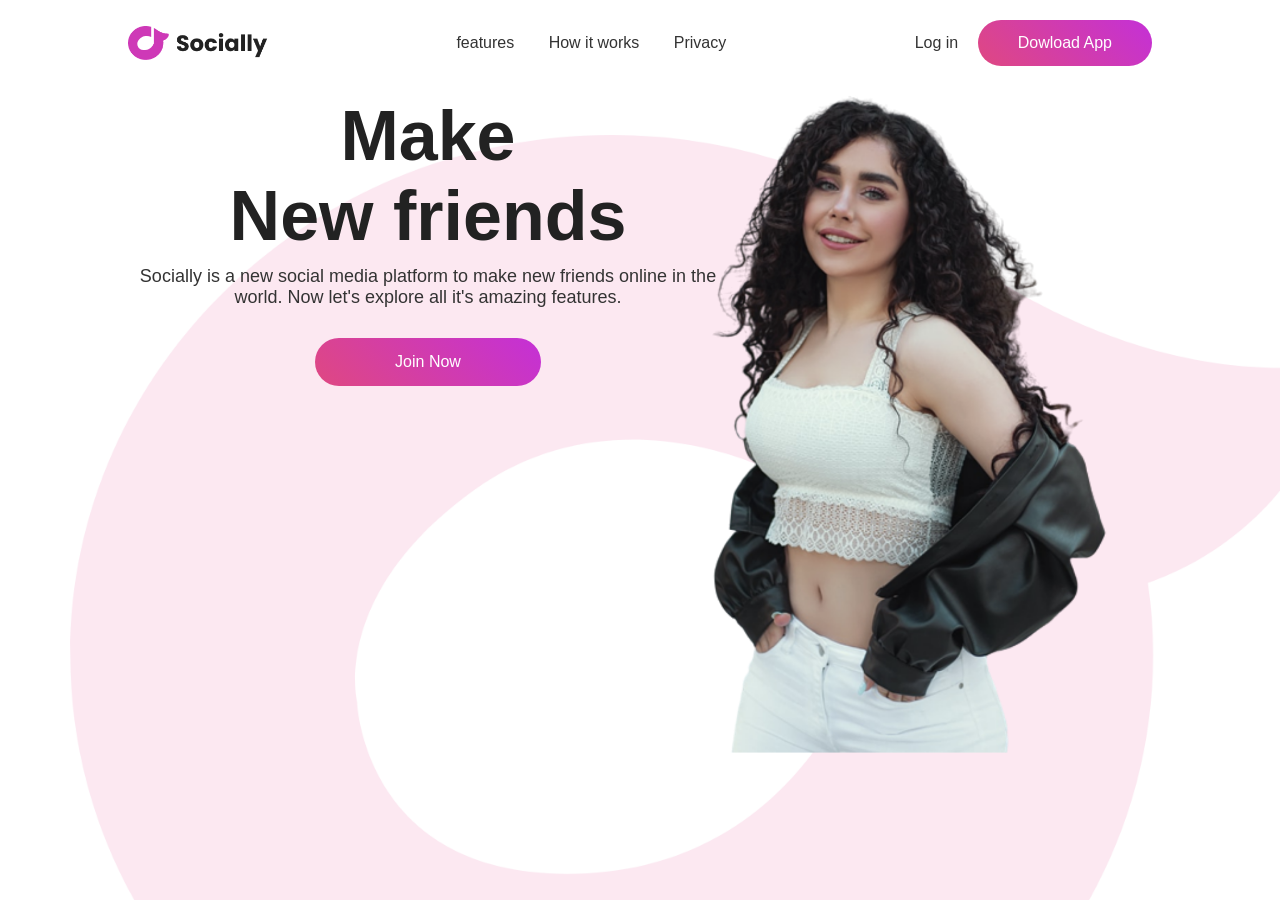
<file: index.html>
<!DOCTYPE html>
<html lang="en">
<head>
    <meta charset="UTF-8">
    <meta name="viewport" content="width=device-width, initial-scale=1.0">
    <link rel="stylesheet" href="site.css">
    <link rel="icon" type="image/png" href="loogo.png">
    <title>socially</title>
</head>
<body>
    
  <div class="hero">
      <nav>
         <img src="logo.png" class="logo" alt="logo">
         <ul>
            <li><a href="features.html">features</a></li>
            <li><a href="howitwork.html">How it works</a></li>
            <li><a href="privacy.html">Privacy</a></li>
         </ul>
         <div>
             <a href="login.html" class="login-btn">Log in</a>
             <a href="dowload.html" class="btn">Dowload App </a>
         </div>
      </nav>
      <div class="content">
         <h1 class="anim">Make<br>New friends</h1>
         <p class="anim">
            Socially is a new social media platform to make new friends
            online in the world. Now let's explore all it's amazing features.
         </p>
         <a href="join.html" class="btn anim">Join Now</a>
      </div>
      <img src="pic.png" class="feature-img anim" alt="person">
  </div>

 
</body>
</html>
</file>
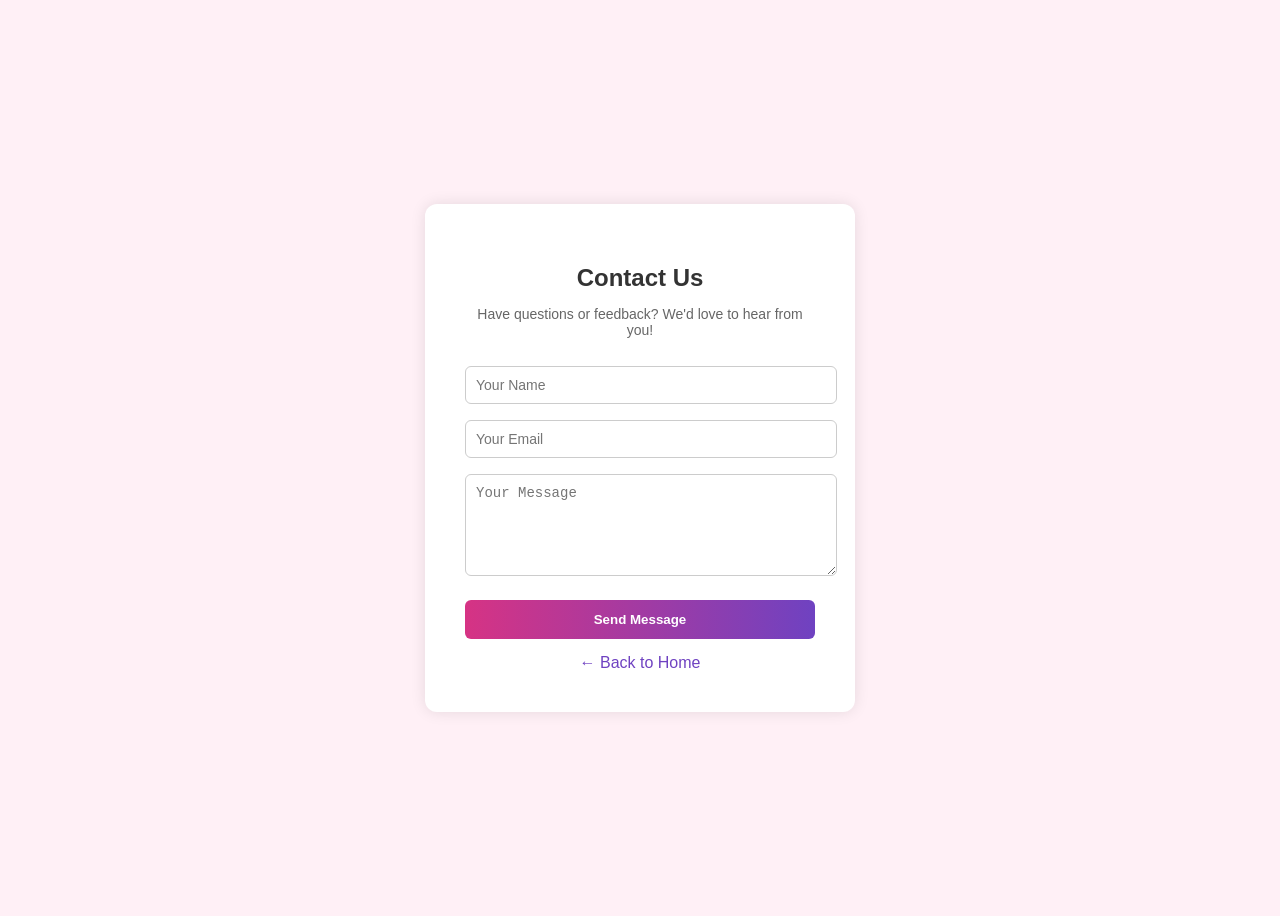
<file: contact.html>
<!DOCTYPE html>
<html lang="en">
<head>
  <meta charset="UTF-8">
  <title>Contact Us - Socially</title>
  <link rel="stylesheet" href="contact.css">
  <link rel="icon" type="image/png" href="loogo.png">
</head>
<body class="contact-page">
  <div class="contact-container">
    <h2>Contact Us</h2>
    <p>Have questions or feedback? We'd love to hear from you!</p>

    <form>
      <input type="text" placeholder="Your Name" required>
      <input type="email" placeholder="Your Email" required>
      <textarea placeholder="Your Message" rows="5" required></textarea>
      <button type="submit">Send Message</button>
    </form>

    <a href="index.html" class="back-link">← Back to Home</a>
  </div>
</body>
</html>
</file>
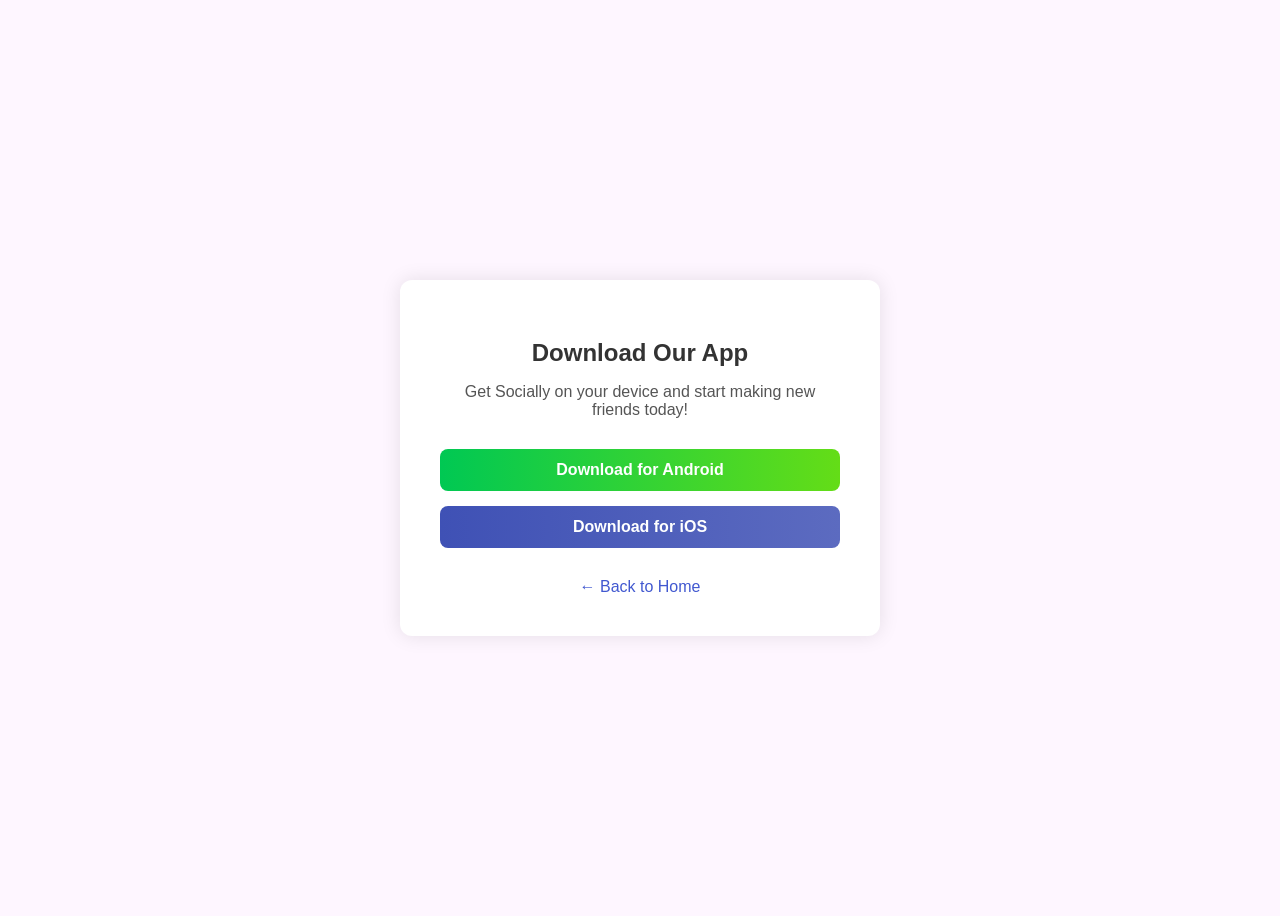
<file: dowload.html>
<!DOCTYPE html>
<html lang="en">
<head>
  <meta charset="UTF-8">
  <title>Download App - Socially</title>
  <link rel="stylesheet" href="dowload.css">
  <link rel="icon" type="image/png" href="loogo.png">
</head>
<body class="download-page">
  <div class="download-container">
    <h2>Download Our App</h2>
    <p>Get Socially on your device and start making new friends today!</p>

    <div class="download-buttons">
      <a href="#" class="store-btn android">Download for Android</a>
      <a href="#" class="store-btn ios">Download for iOS</a>
    </div>

    <a href="index.html" class="back-link">← Back to Home</a>
  </div>
</body>
</html>
</file>
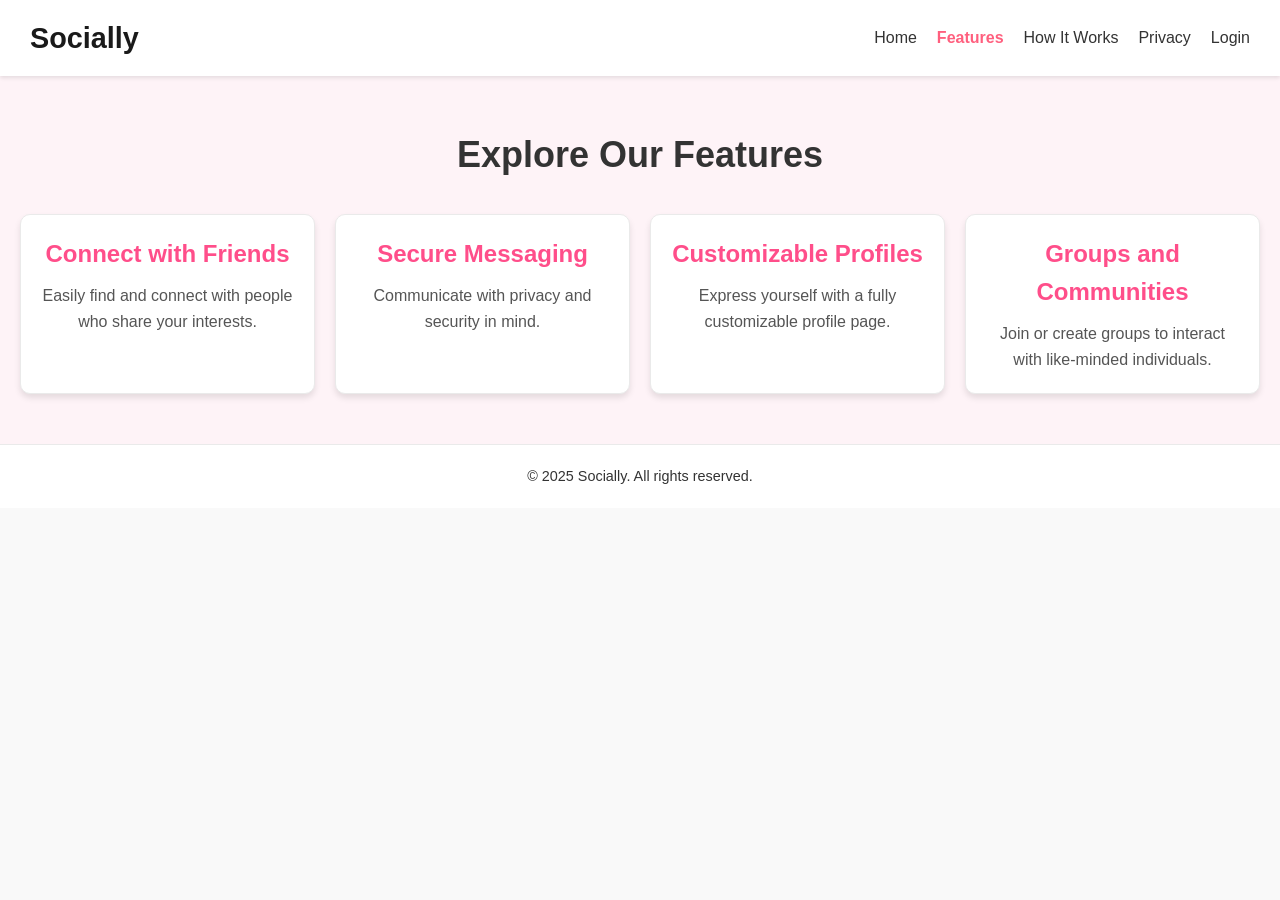
<file: features.html>
<!DOCTYPE html>
<html lang="en">
<head>
    <meta charset="UTF-8">
    <meta name="viewport" content="width=device-width, initial-scale=1.0">
    <title>Features - Socially</title>
    <link rel="stylesheet" href="features.css">
    <link rel="icon" type="image/png" href="loogo.png">
</head>
<body>
    <header>
        <div class="logo">
            <h1>Socially</h1>
        </div>
        <nav>
            <ul>
                <li><a href="index.html">Home</a></li>
                <li><a href="features.html" class="active">Features</a></li>
                <li><a href="howitwork.html">How It Works</a></li>
                <li><a href="privacy.html">Privacy</a></li>
                <li><a href="login.html">Login</a></li>
            </ul>
        </nav>
    </header>
    <main>
        <section class="features-section">
            <h1>Explore Our Features</h1>
            <div class="features-list">
                <div class="feature-item">
                    <h2>Connect with Friends</h2>
                    <p>Easily find and connect with people who share your interests.</p>
                </div>
                <div class="feature-item">
                    <h2>Secure Messaging</h2>
                    <p>Communicate with privacy and security in mind.</p>
                </div>
                <div class="feature-item">
                    <h2>Customizable Profiles</h2>
                    <p>Express yourself with a fully customizable profile page.</p>
                </div>
                <div class="feature-item">
                    <h2>Groups and Communities</h2>
                    <p>Join or create groups to interact with like-minded individuals.</p>
                </div>
            </div>
        </section>
    </main>
    <footer>
        <p>&copy; 2025 Socially. All rights reserved.</p>
    </footer>
</body>
</html>
</file>
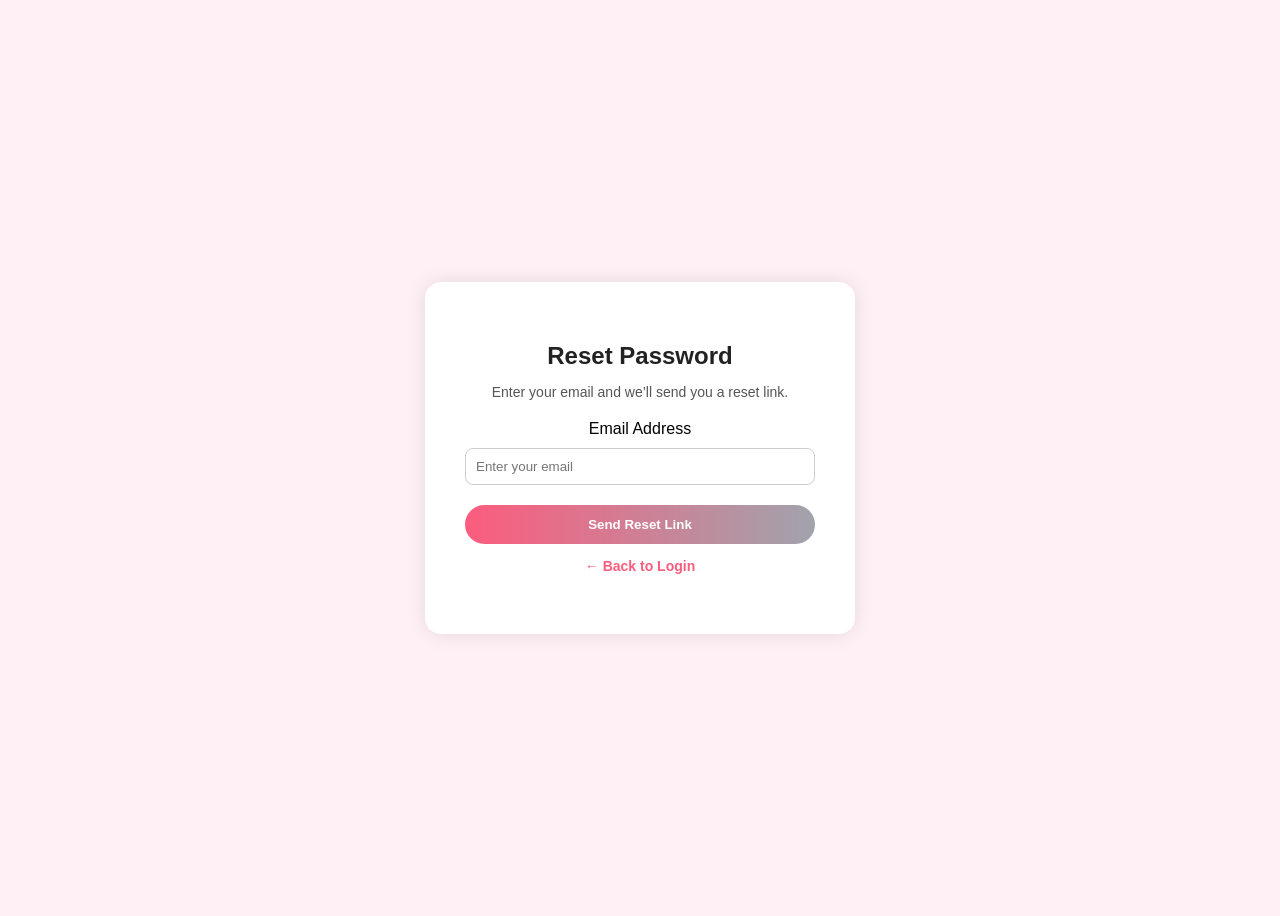
<file: forgot-password.html>
<!DOCTYPE html>
<html lang="en">
<head>
  <meta charset="UTF-8">
  <title>Forgot Password - Socially</title>
  <link rel="stylesheet" href="forgot-password.css">
  <link rel="icon" type="image/png" href="loogo.png">
</head>
<body class="forgot-page">
  <div class="form-container">
    <h2>Reset Password</h2>
    <p>Enter your email and we’ll send you a reset link.</p>

    <form>
      <label>Email Address</label>
      <input type="email" placeholder="Enter your email" required>
      <button type="submit">Send Reset Link</button>
    </form>

    <p><a href="login.html">← Back to Login</a></p>
  </div>
</body>
</html>
</file>
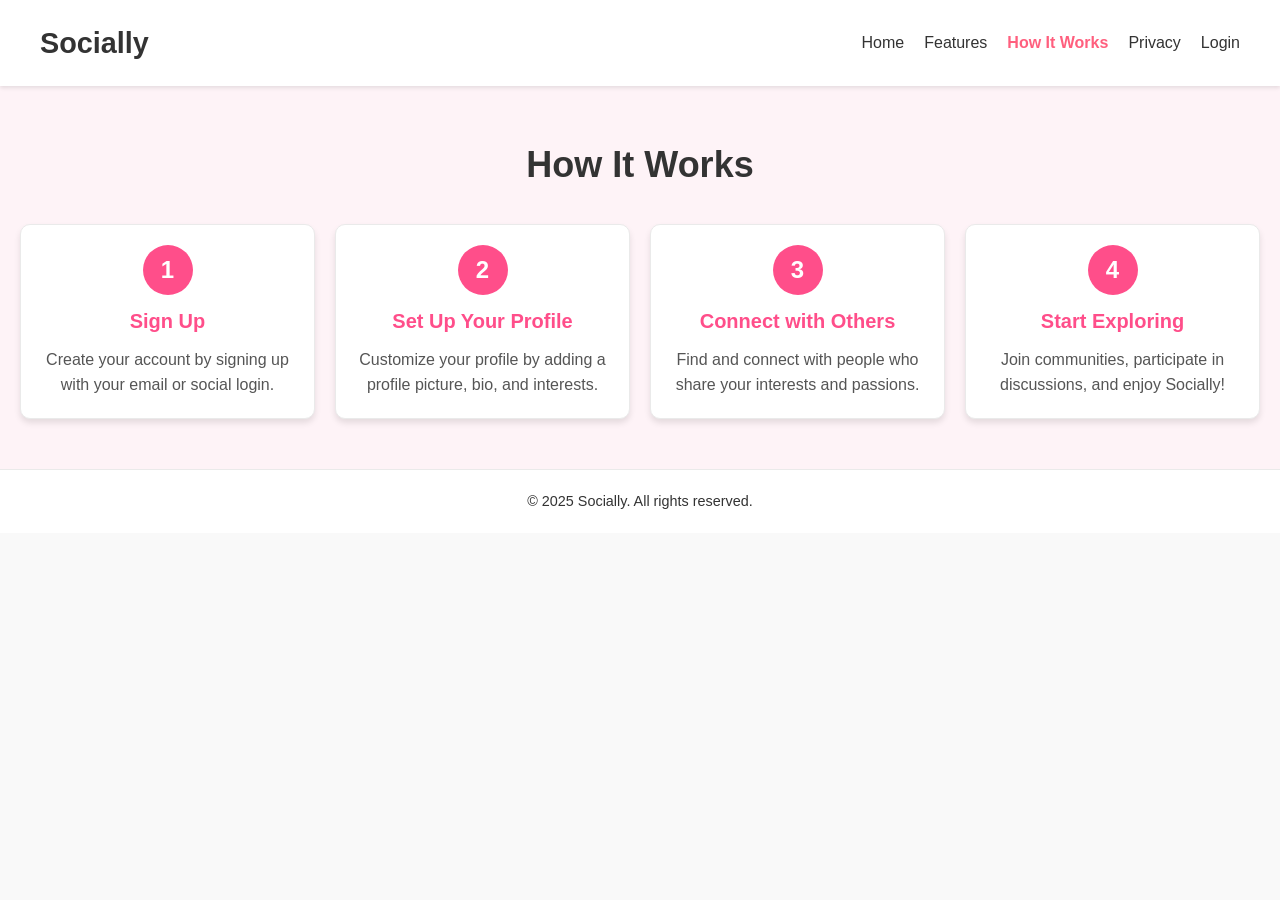
<file: howitwork.html>
<!DOCTYPE html>
<html lang="en">
<head>
    <meta charset="UTF-8">
    <meta name="viewport" content="width=device-width, initial-scale=1.0">
    <title>How It Works - Socially</title>
    <link rel="stylesheet" href="howitwork.css">
    <link rel="icon" type="image/png" href="loogo.png">
</head>
<body>
    <header>
        <div class="logo">
            <h1>Socially</h1>
        </div>
        <nav>
            <ul>
                <li><a href="index.html">Home</a></li>
                <li><a href="features.html">Features</a></li>
                <li><a href="howitwork.html" class="active">How It Works</a></li>
                <li><a href="privacy.html">Privacy</a></li>
                <li><a href="login.html">Login</a></li>
            </ul>
        </nav>
    </header>
    <main>
        <section class="how-it-works-section">
            <h1>How It Works</h1>
            <div class="steps">
                <div class="step">
                    <span class="step-number">1</span>
                    <h2>Sign Up</h2>
                    <p>Create your account by signing up with your email or social login.</p>
                </div>
                <div class="step">
                    <span class="step-number">2</span>
                    <h2>Set Up Your Profile</h2>
                    <p>Customize your profile by adding a profile picture, bio, and interests.</p>
                </div>
                <div class="step">
                    <span class="step-number">3</span>
                    <h2>Connect with Others</h2>
                    <p>Find and connect with people who share your interests and passions.</p>
                </div>
                <div class="step">
                    <span class="step-number">4</span>
                    <h2>Start Exploring</h2>
                    <p>Join communities, participate in discussions, and enjoy Socially!</p>
                </div>
            </div>
        </section>
    </main>
    <footer>
        <p>&copy; 2025 Socially. All rights reserved.</p>
    </footer>
</body>
</html>
</file>
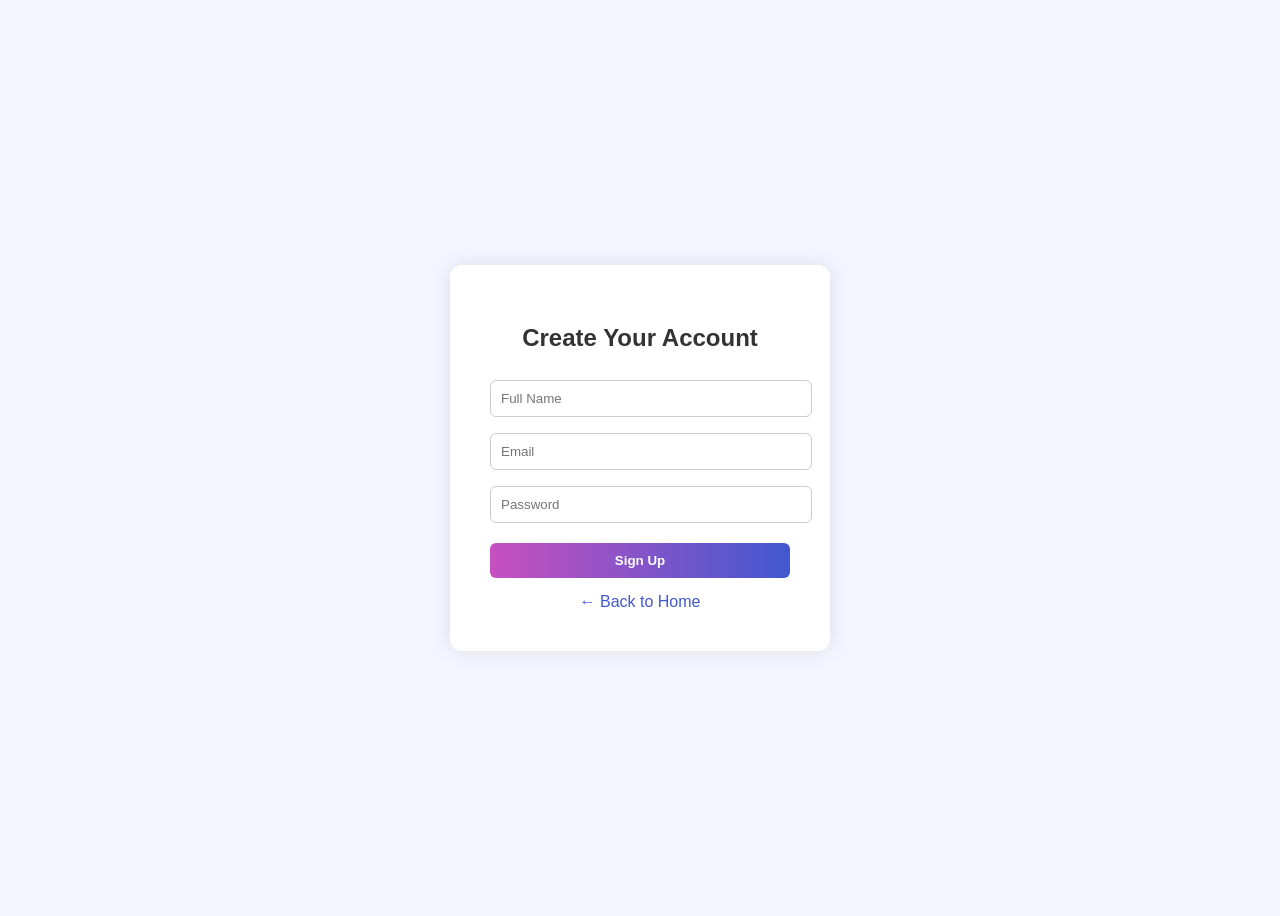
<file: join.html>
<!DOCTYPE html>
<html lang="en">
<head>
  <meta charset="UTF-8">
  <title>Join Socially</title>
  <link rel="stylesheet" href="join.css">
  <link rel="icon" type="image/png" href="loogo.png">
</head>

<body class="join-page">
  <div class="join-container">
    <h2>Create Your Account</h2>
    <form>
      <input type="text" placeholder="Full Name" required>
      <input type="email" placeholder="Email" required>
      <input type="password" placeholder="Password" required>
      <button type="submit">Sign Up</button>
    </form>
    <a href="index.html" class="back-link">← Back to Home</a>
  </div>
</body>
</html>
</file>
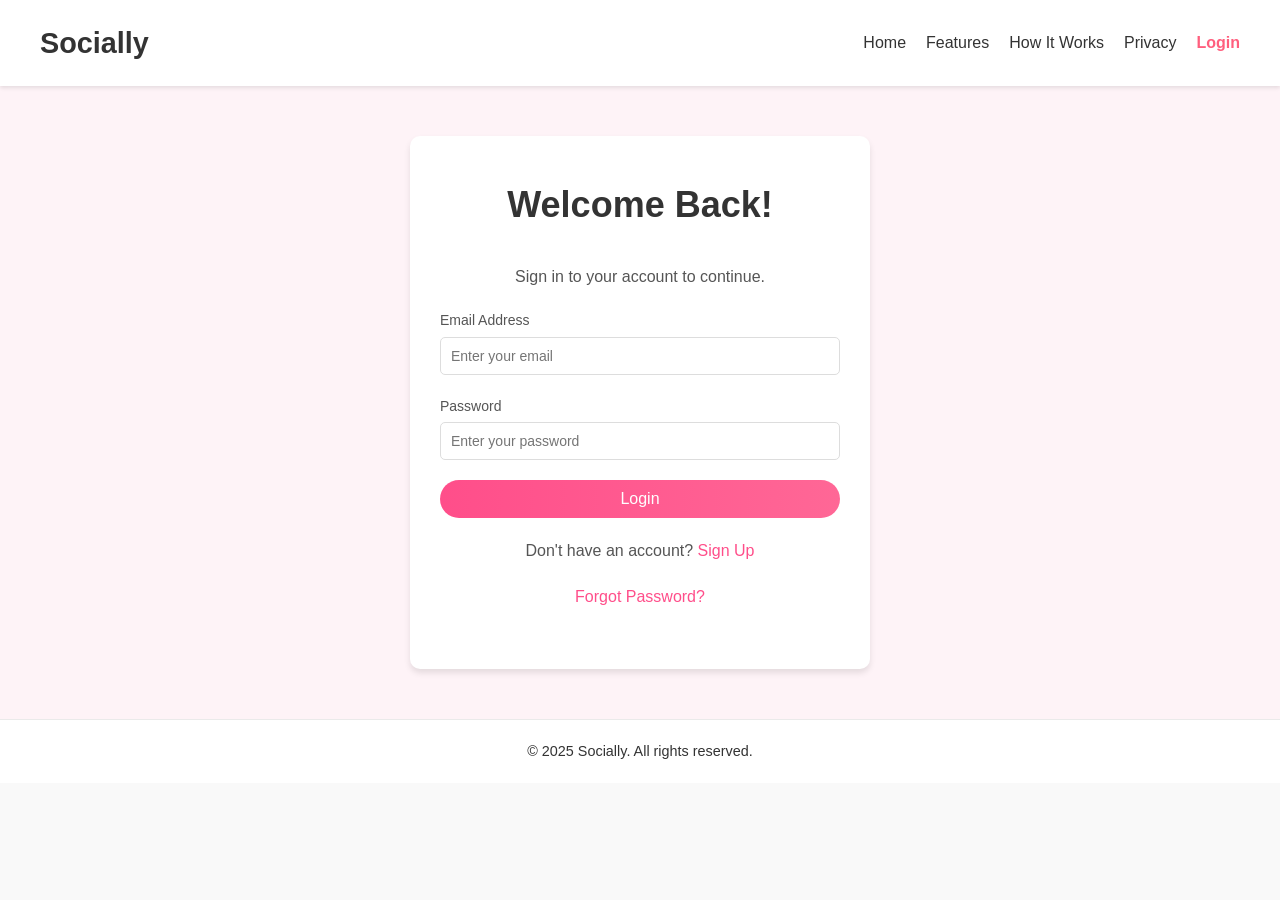
<file: login.html>
<!DOCTYPE html>
<html lang="en">
<head>
    <meta charset="UTF-8">
    <meta name="viewport" content="width=device-width, initial-scale=1.0">
    <title>Login - Socially</title>
    <link rel="stylesheet" href="login.css">
    <link rel="icon" type="image/png" href="loogo.png">
</head>
<body>
    <header>
        <div class="logo">
            <h1>Socially</h1>
        </div>
        <nav>
            <ul>
                <li><a href="index.html">Home</a></li>
                <li><a href="features.html">Features</a></li>
                <li><a href="howitwork.html">How It Works</a></li>
                <li><a href="privacy.html">Privacy</a></li>
                <li><a href="login.html" class="active">Login</a></li>
            </ul>
        </nav>
    </header>
    <main>
        <section class="login-section">
            <div class="login-form">
                <h1>Welcome Back!</h1>
                <p>Sign in to your account to continue.</p>
                <form action="dashboard.html" method="post">
                    <div class="form-group">
                        <label for="email">Email Address</label>
                        <input type="email" id="email" name="email" placeholder="Enter your email" required>
                    </div>
                    <div class="form-group">
                        <label for="password">Password</label>
                        <input type="password" id="password" name="password" placeholder="Enter your password" required>
                    </div>
                    <div class="form-actions">
                        <button type="submit" class="btn">Login</button>
                    </div>
                </form>
                <div class="login-links">
                    <p>Don't have an account? <a href="signup.html">Sign Up</a></p>
                    <p><a href="forgot-password.html">Forgot Password?</a></p>
                </div>
            </div>
        </section>
    </main>

    <script>
        let storedUser = JSON.parse(localStorage.getItem("user"));
if (storedUser && email === storedUser.email && password === storedUser.password) {
  alert("Login Success");
  window.location.href = "index.html";
} else {
  alert("Login Failed");
}
    </script>
    <footer>
        <p>&copy; 2025 Socially. All rights reserved.</p>
    </footer>
</body>
</html>
</file>
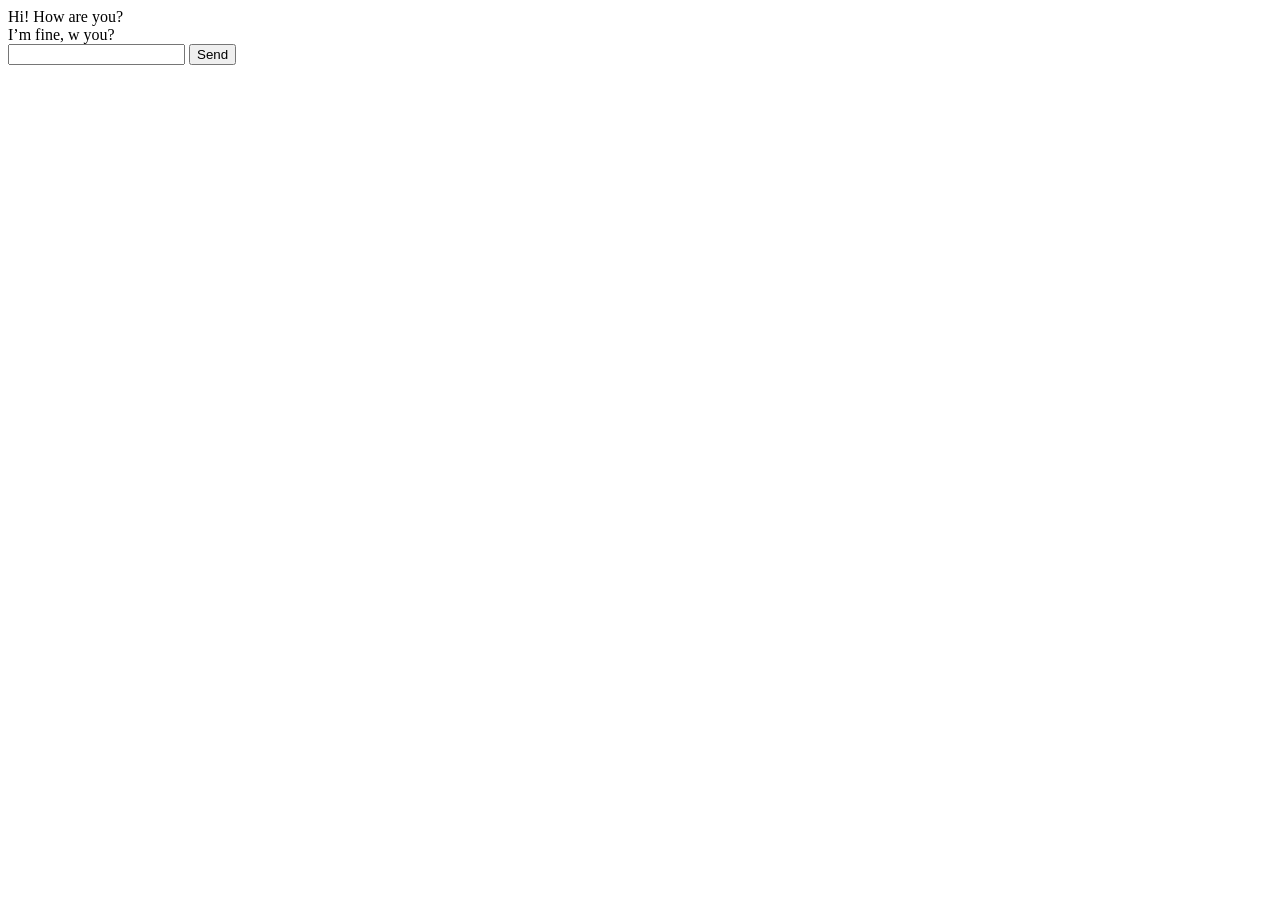
<file: messages.html>
<!DOCTYPE html>
<html lang="en">
<head>
    <meta charset="UTF-8">
    <meta name="viewport" content="width=device-width, initial-scale=1.0">
    <title>messages</title>
</head>
<body>
    <div class="chat-box">
  <div class="msg user">Hi! How are you?</div>
  <div class="msg friend">I’m fine, w you?</div>
  <input type="text" id="chatInput">
  <button onclick="sendMessage()">Send</button>
</div>

</body>
</html>
</file>
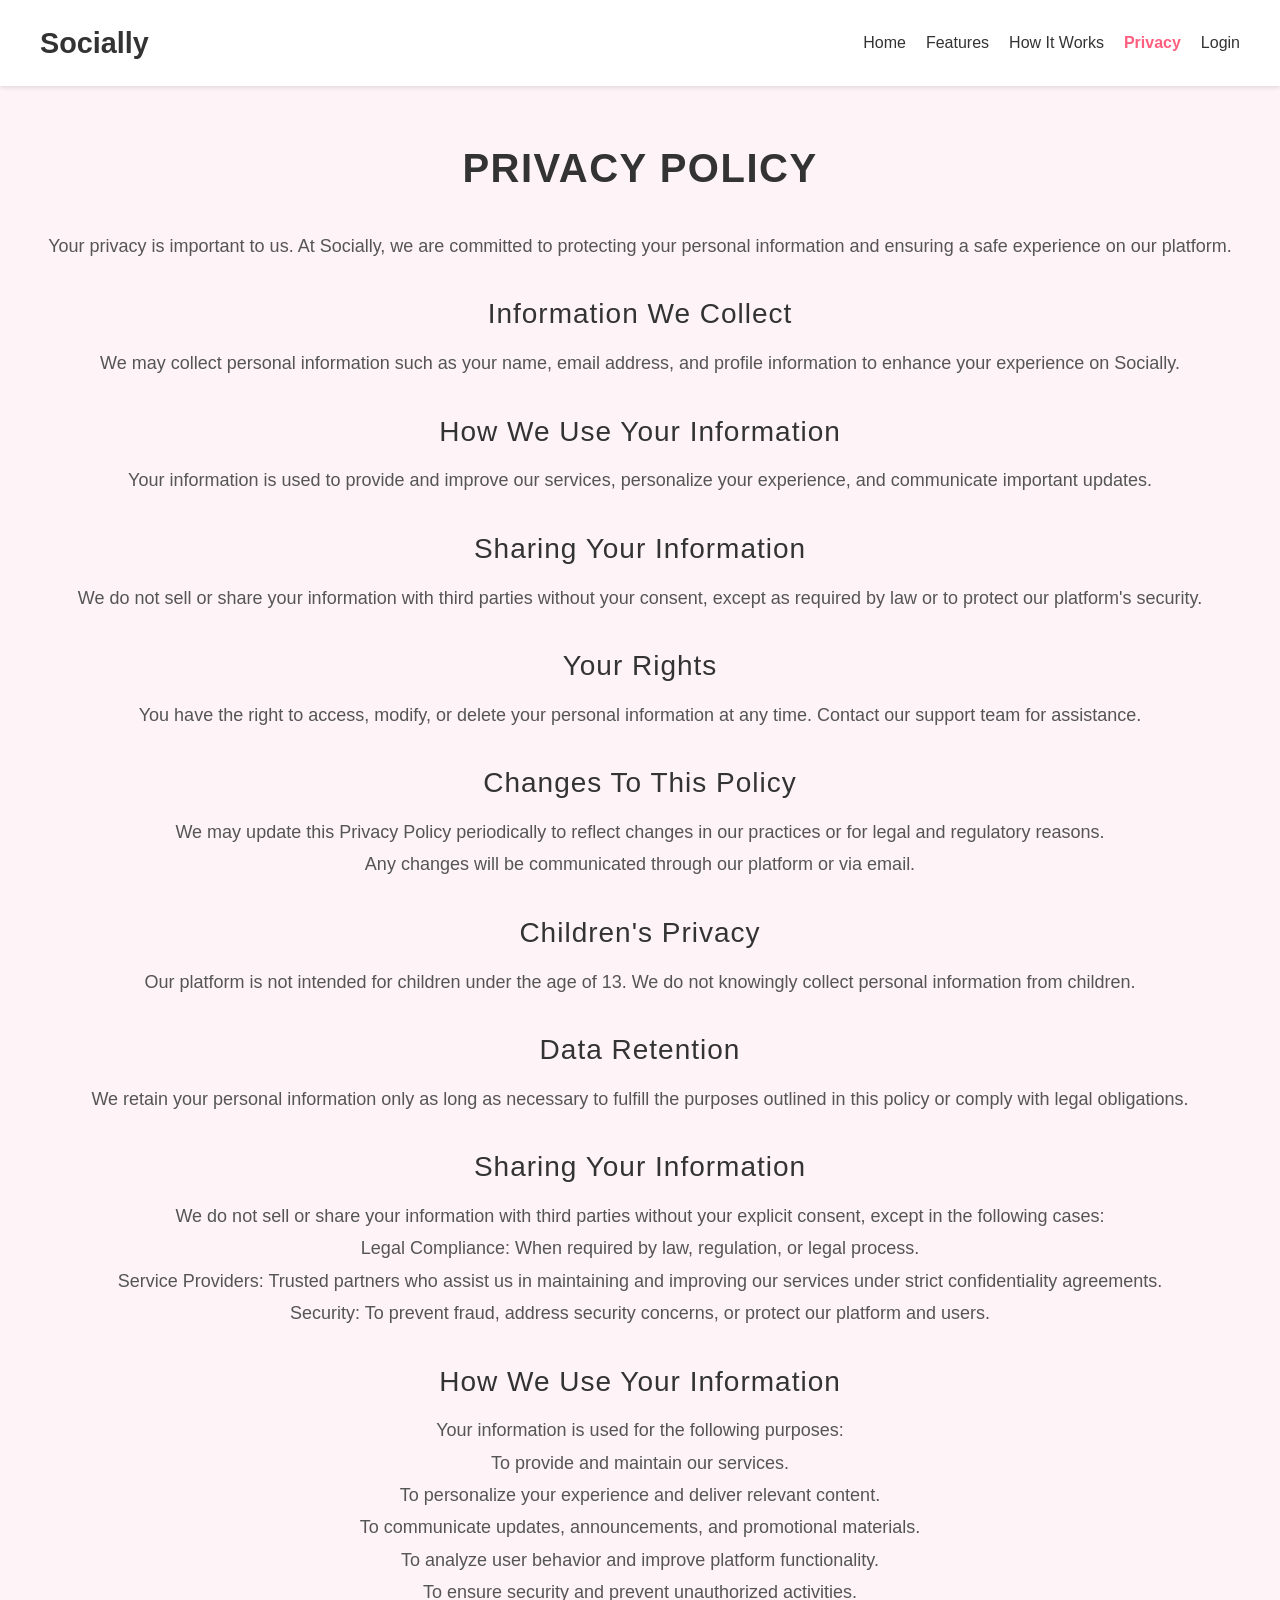
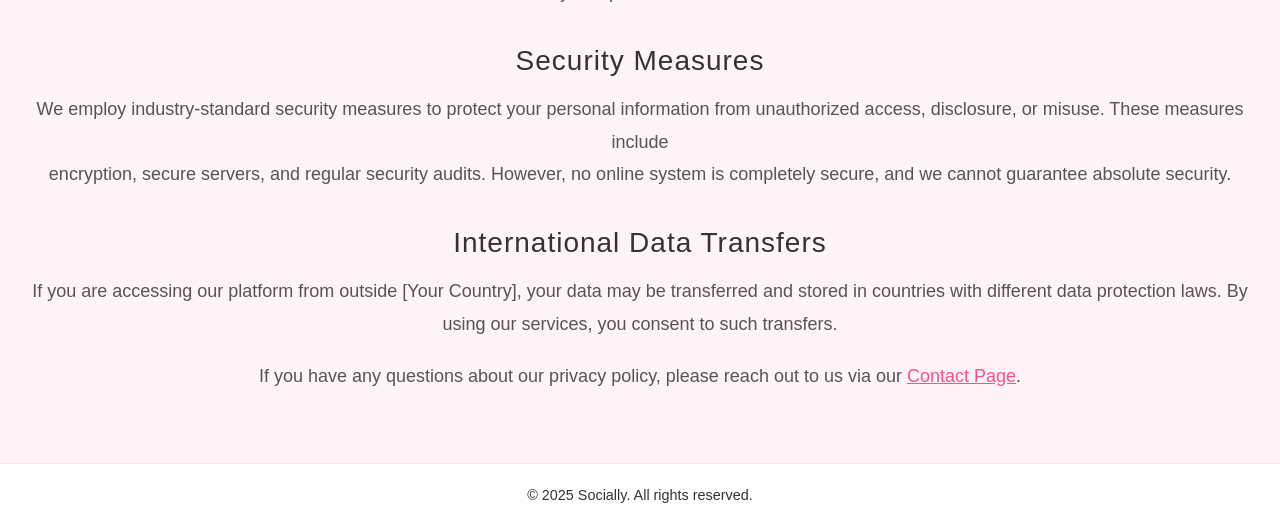
<file: privacy.html>
<!DOCTYPE html>
<html lang="en">
<head>
    <meta charset="UTF-8">
    <meta name="viewport" content="width=device-width, initial-scale=1.0">
    <title>Privacy - Socially</title>
    <link rel="stylesheet" href="privacy.css">
    <link rel="icon" type="image/png" href="loogo.png">
</head>
<body>
    <header>
        <div class="logo">
            <h1>Socially</h1>
        </div>
        <nav>
            <ul>
                <li><a href="index.html">Home</a></li>
                <li><a href="features.html">Features</a></li>
                <li><a href="howitwork.html">How It Works</a></li>
                <li><a href="privacy.html" class="active">Privacy</a></li>
                <li><a href="login.html">Login</a></li>
            </ul>
        </nav>
    </header>
    <main>
        <section class="privacy-section">
            <h1>Privacy Policy</h1>
            <p>Your privacy is important to us. At Socially, we are committed to protecting your personal
                 information and ensuring a safe experience on our platform.
            </p>
            
            <h2>Information We Collect</h2>
            <p>We may collect personal information such as your name, email address, and profile information to enhance your experience on Socially.</p>
            
            <h2>How We Use Your Information</h2>
            <p>Your information is used to provide and improve our services, personalize your experience, and communicate important updates.</p>
            
            <h2>Sharing Your Information</h2>
            <p>We do not sell or share your information with third parties without your consent, except as required by law or to protect our platform's security.</p>
            
            <h2>Your Rights</h2>
            <p>You have the right to access, modify, or delete your personal information at any time. Contact our support team for assistance.</p>

            <h2>Changes to This Policy</h2>
            <p>We may update this Privacy Policy periodically to reflect changes in our practices or for legal and regulatory reasons. <br> Any changes will be communicated through our platform or via email.</p>

                 
            <h2>Children's Privacy</h2>
            <p>Our platform is not intended for children under the age of 13. We do not knowingly collect personal information from children.</p>

            <h2>Data Retention</h2>
            <p>We retain your personal information only as long as necessary to fulfill the purposes outlined in this policy or comply with legal obligations.</p>

             
             <h2>Sharing Your Information</h2>
             <p>We do not sell or share your information with third parties without your explicit consent, except in the following cases:
                 <br>
                Legal Compliance: When required by law, regulation, or legal process.
                 <br>
                Service Providers: Trusted partners who assist us in maintaining and improving our services under strict confidentiality agreements.
                 <br>
                Security: To prevent fraud, address security concerns, or protect our platform and users.</p>


            <h2>How We Use Your Information</h2>
            <p>Your information is used for the following purposes:
                  <br>
                To provide and maintain our services.
                   <br>
                To personalize your experience and deliver relevant content.
                   <br>
                To communicate updates, announcements, and promotional materials.
                   <br>
                To analyze user behavior and improve platform functionality.
                   <br>
                To ensure security and prevent unauthorized activities.</p>

            
              <h2>Security Measures</h2>
              <p>We employ industry-standard security measures to protect your personal information from  unauthorized access, disclosure, or misuse. These measures include <br> encryption, secure servers, and regular security audits. However, no online system is completely secure, and we cannot guarantee absolute security.</p>


               <h2>International Data Transfers</h2>
               <p>If you are accessing our platform from outside [Your Country], your data may be transferred and stored in countries with different data protection laws. By using our services, you consent to such transfers.</p>


            <p>If you have any questions about our privacy policy, please reach out to us via our <a href="contact.html">Contact Page</a>.</p>
        </section>
    </main>
    <footer>
        <p>&copy; 2025 Socially. All rights reserved.</p>
    </footer>
</body>
</html>
</file>
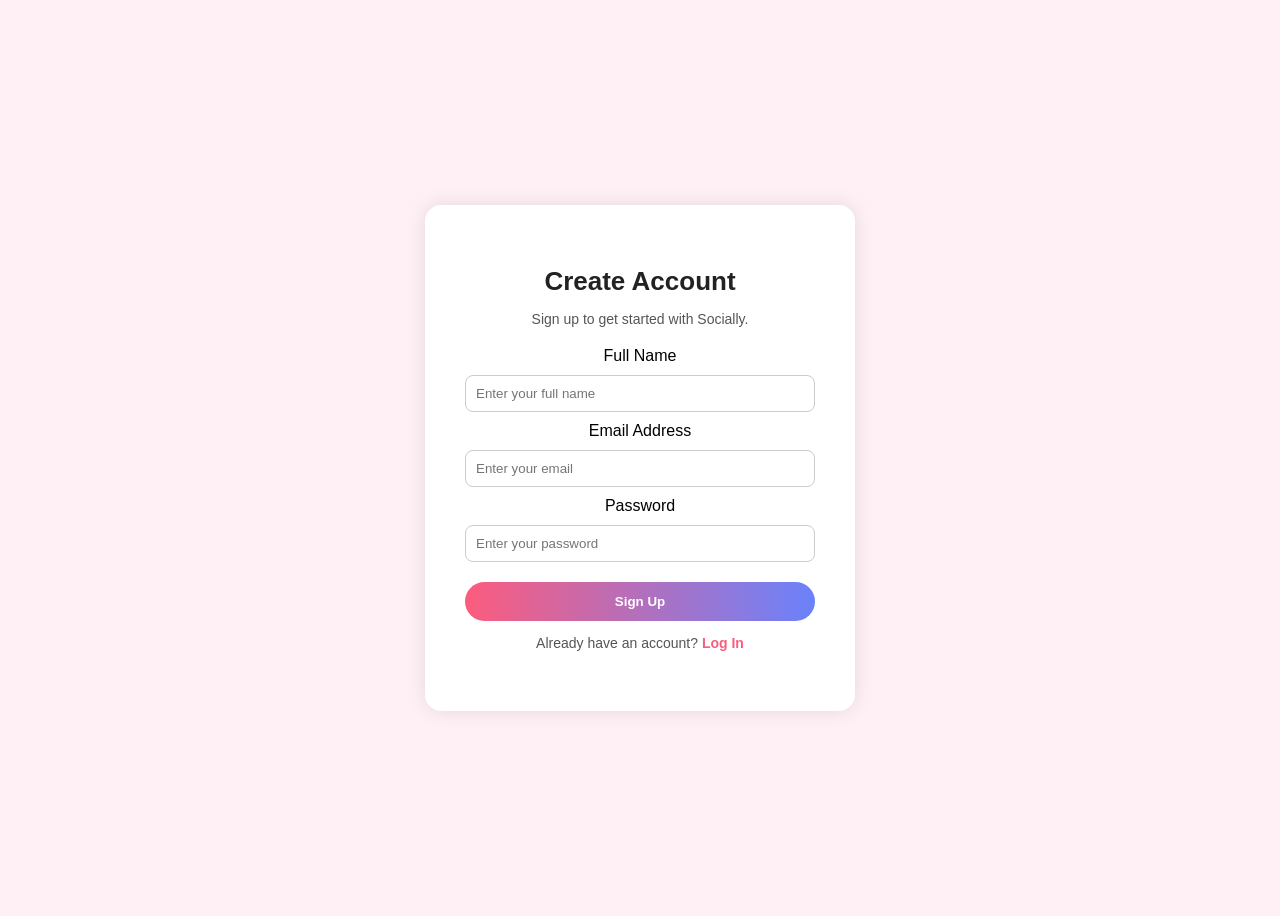
<file: signup.html>
<!DOCTYPE html>
<html lang="en">
<head>
  <meta charset="UTF-8">
  <title>Sign Up - Socially</title>
  <link rel="stylesheet" href="signup.css">
  <link rel="icon" type="image/png" href="loogo.png">
</head>
<body class="signup-page">
  <div class="form-container">
    <h2>Create Account</h2>
    <p>Sign up to get started with Socially.</p>

    <form>
      <label>Full Name</label>
      <input type="text" placeholder="Enter your full name" required>

      <label>Email Address</label>
      <input type="email" placeholder="Enter your email" required>

      <label>Password</label>
      <input type="password" placeholder="Enter your password" required>

      <button type="submit">Sign Up</button>
    </form>

    <p>Already have an account? <a href="login.html">Log In</a></p>
  </div>

 <script>
  document.querySelector('form').addEventListener('submit', function(e) {
    const password = document.querySelector('input[type="password"]').value;
    if (password.length < 6) {
        e.preventDefault();
        alert('Password must be at least 6 characters long.');
    }
  });

  let user = {
  name: document.getElementById('name').value,
  email: document.getElementById('email').value,
  password: document.getElementById('password').value
};
localStorage.setItem("user", JSON.stringify(user));

 </script>
 
</body>
</html>
</file>
<file: site.css>
* {
    margin: 0;
    padding: 0;
    box-sizing: border-box;
    font-family: 'Poppins', sans-serif;
}

.hero {
    width: 100%;
    min-height: 100vh;
    background-image: url(back-image.png);
    background-position: center;
    background-size: cover;
    padding: 10px 10%;
    overflow: hidden;
    position: relative;
    display: flex;
    flex-direction: column; 
    justify-content: flex-start; 
    text-align: center;
}

nav {
    padding: 10px 0;
    display: flex;
    align-items: center;
    justify-content: space-between;
}

.logo {
    width: 140px;
}

nav ul li {
    display: inline-block;
    list-style: none;
    margin: 10px 15px;
}

nav ul li a {
    text-decoration: none;
    color: #333;
    font-weight: 500;
    font-size: 1rem;
    transition: color 0.3s ease-in-out;
}

nav ul li a:hover,
nav ul li a.active {
    color: #ff5f7e;
    font-weight: bold;
}

.login-btn {
    text-decoration: none;
    color: #333;
    margin-right: 15px;
    font-weight: 400;
}

.login-btn:hover,
.login-btn.active {
    color: #ff5f7e; 
    font-weight: bold; 
}

.btn {
    display: inline-block;
    text-decoration: none;
    padding: 14px 40px;
    color: #fff;
    background-image: linear-gradient(45deg, #df4881, #c430d7);
    font-size: 16px;
    border-radius: 30px;
    transition: 0.5s;
    cursor: pointer;
}

.btn:hover {
    background-image: linear-gradient(45deg, #ff6796, #ff4e8a); 
    transform: scale(1.05); 
    box-shadow: 0 6px 12px rgba(0, 0, 0, 0.3); 
}

.btn:active {
    transform: scale(0.98); 
    box-shadow: 0 2px 4px rgba(0, 0, 0, 0.2); 
}

.content {
    margin-top: 20px; 
    max-width: 600px;
    z-index: 1;
}

.content h1 {
    font-size: 70px;
    color: #222;
}

.content p {
    margin: 10px 0 30px;
    color: #333;
    animation-delay: 0.5s;
    font-size: 18px;
}

.content .btn {
    padding: 15px 80px;
    font-size: 16px;
    animation-delay: 1s;
}

.feature-img {
    width: 530px;
    position: absolute;
    top: 10%; 
    right: 10%;
    z-index: 0;
}

.feature-img.anim {
    animation-delay: 1.5s;
}

.anim {
    opacity: 0;
    transform: translateY(30px);
    animation: moveup 0.5s linear forwards;
}

.anim.visible {
    opacity: 1;
    transform: translateY(0px);
    transition: all 0.5s ease-in-out;
}


@keyframes moveup {
    100% {
        opacity: 1;
        transform: translateY(0px);
    }
}

.download-btn, .join-btn {
    background-image: linear-gradient(45deg, #df4881, #c430d7);
    border-radius: 30px;
    padding: 15px 50px;
    font-size: 18px;
    text-decoration: none;
    color: white;
    font-weight: 500;
    transition: all 0.3s ease;
}

.download-btn:hover, .join-btn:hover {
    background-image: linear-gradient(45deg, #ff6796, #ff4e8a);
    transform: scale(1.05);
    box-shadow: 0 6px 12px rgba(0, 0, 0, 0.3);
}

.download-btn:active, .join-btn:active {
    transform: scale(0.98);
    box-shadow: 0 2px 4px rgba(0, 0, 0, 0.2);
}
</file>
<file: contact.css>
.contact-page {
    background: #fff0f6;
    font-family: Arial, sans-serif;
    display: flex;
    justify-content: center;
    align-items: center;
    height: 100vh;
  }
  
  .contact-container {
    background: white;
    padding: 40px;
    border-radius: 12px;
    box-shadow: 0 0 15px rgba(0,0,0,0.1);
    width: 350px;
    text-align: center;
  }
  
  .contact-container h2 {
    color: #333;
    margin-bottom: 10px;
  }
  
  .contact-container p {
    color: #666;
    margin-bottom: 20px;
    font-size: 14px;
  }
  
  .contact-container form input,
  .contact-container form textarea {
    width: 100%;
    padding: 10px;
    margin: 8px 0;
    border: 1px solid #ccc;
    border-radius: 6px;
    font-size: 14px;
  }
  
  .contact-container form button {
    width: 100%;
    padding: 12px;
    background: linear-gradient(to right, #d63384, #6f42c1);
    color: white;
    border: none;
    border-radius: 6px;
    font-weight: bold;
    margin-top: 12px;
    cursor: pointer;
  }
  
  .back-link {
    display: block;
    margin-top: 15px;
    text-decoration: none;
    color: #6f42c1;
  }
</file>
<file: dowload.css>
.download-page {
    background: #fef6ff;
    font-family: Arial, sans-serif;
    display: flex;
    justify-content: center;
    align-items: center;
    height: 100vh;
  }
  
  .download-container {
    background: white;
    padding: 40px;
    border-radius: 12px;
    box-shadow: 0 0 20px rgba(0,0,0,0.1);
    text-align: center;
    max-width: 400px;
  }
  
  .download-container h2 {
    color: #333;
    margin-bottom: 10px;
  }
  
  .download-container p {
    color: #555;
    margin-bottom: 30px;
  }
  
  .download-buttons {
    display: flex;
    flex-direction: column;
    gap: 15px;
    margin-bottom: 20px;
  }
  
  .store-btn {
    padding: 12px;
    border-radius: 8px;
    text-decoration: none;
    color: white;
    font-weight: bold;
    display: inline-block;
  }
  
  .store-btn.android {
    background: linear-gradient(to right, #00c853, #64dd17);
  }
  
  .store-btn.ios {
    background: linear-gradient(to right, #3f51b5, #5c6bc0);
  }
  
  .back-link {
    display: inline-block;
    margin-top: 10px;
    color: #4158d0;
    text-decoration: none;
  }
</file>
<file: features.css>
* {
    margin: 0;
    padding: 0;
    box-sizing: border-box;
}

body {
    font-family: 'Arial', sans-serif;
    line-height: 1.6;
    color: #333;
    background-color: #f9f9f9;
    margin: 0;
}

header {
    display: flex;
    justify-content: space-between;
    align-items: center;
    padding: 15px 30px;
    background-color: #ffffff;
    box-shadow: 0 2px 4px rgba(0, 0, 0, 0.1);
    position: sticky;
    top: 0;
    z-index: 1000;
}

.logo h1 {
    font-size: 1.8rem;
    font-weight: bold;
    color: #1a1a1a;
}


nav ul {
    display: flex;
    gap: 20px;
    list-style: none;
}

nav ul li a {
    text-decoration: none;
    font-size: 1rem;
    font-weight: 500;
    color: #333;
    transition: color 0.3s ease-in-out;
}

nav ul li a:hover,
nav ul li a.active {
    color: #ff5f7e; 
    font-weight: bold;
}

.download-btn {
    padding: 10px 20px;
    background: linear-gradient(45deg, #ff5f7e, #fc9649);
    color: #ffffff;
    border: none;
    border-radius: 30px;
    font-size: 1rem;
    font-weight: bold;
    cursor: pointer;
    transition: transform 0.2s, opacity 0.3s ease-in-out;
}

.download-btn:hover {
    opacity: 0.9;
    transform: translateY(-2px);
}

.download-btn:active {
    transform: translateY(0);
    opacity: 0.8;
}

.features-section {
    padding: 50px 20px;
    background-color: #fef3f7;
    text-align: center;
}

.features-section h1 {
    font-size: 36px;
    color: #333;
    margin-bottom: 30px;
}

.features-list {
    display: grid;
    grid-template-columns: repeat(auto-fit, minmax(250px, 1fr));
    gap: 20px;
    margin-top: 20px;
}

.feature-item {
    background-color: #fff;
    border: 1px solid #eaeaea;
    border-radius: 10px;
    padding: 20px;
    box-shadow: 0 4px 6px rgba(0, 0, 0, 0.1);
    transition: transform 0.3s, box-shadow 0.3s;
}

.feature-item:hover {
    transform: translateY(-5px);
    box-shadow: 0 8px 12px rgba(0, 0, 0, 0.2);
}

.feature-item h2 {
    font-size: 24px;
    color: #ff4e8a;
    margin-bottom: 10px;
}

.feature-item p {
    font-size: 16px;
    color: #555;
}

footer {
    text-align: center;
    padding: 20px;
    background-color: #fff;
    color: #333;
    font-size: 0.9rem;
    border-top: 1px solid #eaeaea;
}
</file>
<file: forgot-password.css>
.forgot-page {
    background: #fff0f5;
    display: flex;
    justify-content: center;
    align-items: center;
    height: 100vh;
    font-family: Arial, sans-serif;
  }
  
  .form-container {
    background: white;
    padding: 40px;
    border-radius: 16px;
    box-shadow: 0 0 20px rgba(0,0,0,0.1);
    width: 350px;
    text-align: center;
  }
  
  .form-container h2 {
    margin-bottom: 10px;
    font-size: 24px;
    color: #222;
  }
  
  .form-container p {
    margin-bottom: 20px;
    color: #555;
    font-size: 14px;
  }
  
  .form-container form {
    display: flex;
    flex-direction: column;
    gap: 10px;
  }
  
  .form-container input {
    padding: 10px;
    border: 1px solid #ccc;
    border-radius: 8px;
  }
  
  .form-container button {
    padding: 12px;
    border: none;
    background: linear-gradient(to right, #fc5c7d, #a1a3ac);
    color: white;
    border-radius: 25px;
    font-weight: bold;
    cursor: pointer;
    margin-top: 10px;
  }
  
  .form-container a {
    color: #fc5c7d;
    text-decoration: none;
    font-weight: bold;
  }
</file>
<file: howitwork.css>
.how-it-works-section {
    padding: 50px 20px;
    background-color: #fef3f7;
    text-align: center;
}

.how-it-works-section h1 {
    font-size: 36px;
    color: #333;
    margin-bottom: 30px;
}

.steps {
    display: grid;
    grid-template-columns: repeat(auto-fit, minmax(250px, 1fr));
    gap: 20px;
}

.step {
    background-color: #fff;
    border: 1px solid #eaeaea;
    border-radius: 10px;
    padding: 20px;
    box-shadow: 0 4px 6px rgba(0, 0, 0, 0.1);
    text-align: center;
    transition: transform 0.3s ease-in-out, box-shadow 0.3s ease-in-out;
}

.step:hover {
    transform: translateY(-5px);
    box-shadow: 0 8px 12px rgba(0, 0, 0, 0.2);
}

.step-number {
    display: inline-block;
    font-size: 24px;
    font-weight: bold;
    background-color: #ff4e8a;
    color: #fff;
    width: 50px;
    height: 50px;
    line-height: 50px;
    border-radius: 50%;
    margin-bottom: 10px;
}

.step h2 {
    font-size: 20px;
    color: #ff4e8a;
    margin-bottom: 10px;
}

.step p {
    font-size: 16px;
    color: #555;
}

body, h1, h2, p, ul, li {
    margin: 0;
    padding: 0;
    box-sizing: border-box;
}

body {
    font-family: 'Arial', sans-serif;
    line-height: 1.6;
    background-color: #f9f9f9;
}

header {
    display: flex;
    justify-content: space-between;
    align-items: center;
    padding: 20px 40px;
    background-color: #ffffff;
    box-shadow: 0 2px 4px rgba(0, 0, 0, 0.1);
    position: sticky;
    top: 0;
    z-index: 1000;
}

.logo h1 {
    font-size: 1.8rem;
    font-weight: bold;
    color: #333;
}

nav ul {
    display: flex;
    gap: 20px;
    list-style: none;
}

nav ul li a {
    text-decoration: none;
    font-size: 1rem;
    font-weight: 500;
    color: #333;
    transition: color 0.3s ease-in-out;
}

nav ul li a:hover,
nav ul li a.active {
    color: #ff5f7e;
    font-weight: bold;
}

footer {
    text-align: center;
    padding: 20px;
    background-color: #fff;
    color: #333;
    font-size: 0.9rem;
    border-top: 1px solid #eaeaea;
}
</file>
<file: join.css>
.join-page {
    background: #f5f5ff;
    font-family: Arial, sans-serif;
    display: flex;
    justify-content: center;
    align-items: center;
    height: 100vh;
  }
  
  .join-container {
    background: white;
    padding: 40px;
    border-radius: 12px;
    box-shadow: 0 0 20px rgba(0,0,0,0.1);
    width: 300px;
    text-align: center;
  }
  
  .join-container h2 {
    margin-bottom: 20px;
    color: #333;
  }
  
  .join-container form input {
    width: 100%;
    padding: 10px;
    margin: 8px 0;
    border: 1px solid #ccc;
    border-radius: 6px;
  }
  
  .join-container form button {
    width: 100%;
    padding: 10px;
    background: linear-gradient(to right, #c850c0, #4158d0);
    color: white;
    border: none;
    border-radius: 6px;
    font-weight: bold;
    cursor: pointer;
    margin-top: 12px;
  }
  
  .back-link {
    display: inline-block;
    margin-top: 15px;
    color: #4158d0;
    text-decoration: none;
  }
</file>
<file: login.css>
.login-section {
    padding: 50px 20px;
    background-color: #fef3f7;
    text-align: center;
}

.login-form {
    background: white;
    padding: 40px 30px;
    border-radius: 10px;
    box-shadow: 0 4px 6px rgba(0, 0, 0, 0.1);
    width: 100%;
    max-width: 400px;
    margin: 0 auto;
    text-align: center;
}

.login-form h1 {
    font-size: 36px;
    color: #333;
    margin-bottom: 30px;
}

.login-form p {
    font-size: 16px;
    color: #555;
    margin-bottom: 20px;
}

.form-group {
    margin-bottom: 20px;
    text-align: left;
}

.form-group label {
    display: block;
    font-size: 14px;
    color: #555;
    margin-bottom: 5px;
}

.form-group input {
    width: 100%;
    padding: 10px;
    font-size: 14px;
    border: 1px solid #ddd;
    border-radius: 5px;
    box-sizing: border-box;
    outline: none;
    transition: border 0.3s ease;
}

.form-group input:focus {
    border-color: #ff4e8a;
}

.form-actions {
    margin-top: 20px;
}

.form-actions .btn {
    background: linear-gradient(to right, #ff4e8a, #ff6796);
    color: white;
    padding: 10px 20px;
    border: none;
    border-radius: 25px;
    font-size: 16px;
    cursor: pointer;
    transition: background 0.3s ease;
    width: 100%;
}

.form-actions .btn:hover {
    background: linear-gradient(to right, #ff6796, #ff4e8a);
}

.login-links {
    margin-top: 20px;
    font-size: 14px;
    color: #555;
}

.login-links a {
    color: #ff4e8a;
    text-decoration: none;
}

.login-links a:hover {
    text-decoration: underline;
}

body, h1, h2, p, ul, li {
    margin: 0;
    padding: 0;
    box-sizing: border-box;
}

body {
    font-family: 'Arial', sans-serif;
    line-height: 1.6;
    background-color: #f9f9f9;
}

header {
    display: flex;
    justify-content: space-between;
    align-items: center;
    padding: 20px 40px;
    background-color: #ffffff;
    box-shadow: 0 2px 4px rgba(0, 0, 0, 0.1);
    position: sticky;
    top: 0;
    z-index: 1000;
}

.logo h1 {
    font-size: 1.8rem;
    font-weight: bold;
    color: #333;
}

nav ul {
    display: flex;
    gap: 20px;
    list-style: none;
}

nav ul li a {
    text-decoration: none;
    font-size: 1rem;
    font-weight: 500;
    color: #333;
    transition: color 0.3s ease-in-out;
}

nav ul li a:hover,
nav ul li a.active {
    color: #ff5f7e;
    font-weight: bold;
}

footer {
    text-align: center;
    padding: 20px;
    background-color: #fff;
    color: #333;
    font-size: 0.9rem;
    border-top: 1px solid #eaeaea;
}
</file>
<file: privacy.css>
.privacy-section {
    padding: 50px 20px;
    background-color: #fef3f7;
    text-align: center;
}

.privacy-section h1 {
    font-size: 40px;
    color: #333;
    margin-bottom: 30px;
    font-weight: 600; 
    text-transform: uppercase; 
    letter-spacing: 1.5px; 
}

.privacy-section h2 {
    font-size: 28px;
    color: #333;
    margin-top: 30px;
    margin-bottom: 10px;
    font-weight: 500; 
    text-transform: capitalize;
    letter-spacing: 1px; 
}

.privacy-section p {
    font-size: 18px;
    color: #555;
    margin-bottom: 20px;
    line-height: 1.8; 
}

.privacy-section a {
    color: #ff4e8a;
    text-decoration: underline;
    font-weight: 500;
}

.privacy-section a:hover {
    text-decoration: none;
}

body, h1, h2, p, ul, li {
    margin: 0;
    padding: 0;
    box-sizing: border-box;
}

body {
    font-family: 'Arial', sans-serif;
    line-height: 1.6;
    background-color: #f9f9f9;
}

header {
    display: flex;
    justify-content: space-between;
    align-items: center;
    padding: 20px 40px;
    background-color: #ffffff;
    box-shadow: 0 2px 4px rgba(0, 0, 0, 0.1);
    position: sticky;
    top: 0;
    z-index: 1000;
}

.logo h1 {
    font-size: 1.8rem;
    font-weight: bold;
    color: #333;
}

nav ul {
    display: flex;
    gap: 20px;
    list-style: none;
}

nav ul li a {
    text-decoration: none;
    font-size: 1rem;
    font-weight: 500;
    color: #333;
    transition: color 0.3s ease-in-out;
}

nav ul li a:hover,
nav ul li a.active {
    color: #ff5f7e;
    font-weight: bold;
}

footer {
    text-align: center;
    padding: 20px;
    background-color: #fff;
    color: #333;
    font-size: 0.9rem;
    border-top: 1px solid #eaeaea;
}
</file>
<file: signup.css>
.signup-page {
    background: #fff0f5;
    display: flex;
    justify-content: center;
    align-items: center;
    height: 100vh;
    font-family: Arial, sans-serif;
  }
  
  .form-container {
    background: white;
    padding: 40px;
    border-radius: 16px;
    box-shadow: 0 0 20px rgba(0,0,0,0.1);
    width: 350px;
    text-align: center;
  }
  
  .form-container h2 {
    margin-bottom: 10px;
    font-size: 26px;
    color: #222;
  }
  
  .form-container p {
    margin-bottom: 20px;
    color: #555;
    font-size: 14px;
  }
  
  .form-container form {
    display: flex;
    flex-direction: column;
    gap: 10px;
  }
  
  .form-container input {
    padding: 10px;
    border: 1px solid #ccc;
    border-radius: 8px;
  }
  
  .form-container button {
    padding: 12px;
    border: none;
    background: linear-gradient(to right, #fc5c7d, #6a82fb);
    color: white;
    border-radius: 25px;
    font-weight: bold;
    cursor: pointer;
    margin-top: 10px;
  }
  
  .form-container a {
    color: #fc5c7d;
    text-decoration: none;
    font-weight: bold;
  }
</file>
